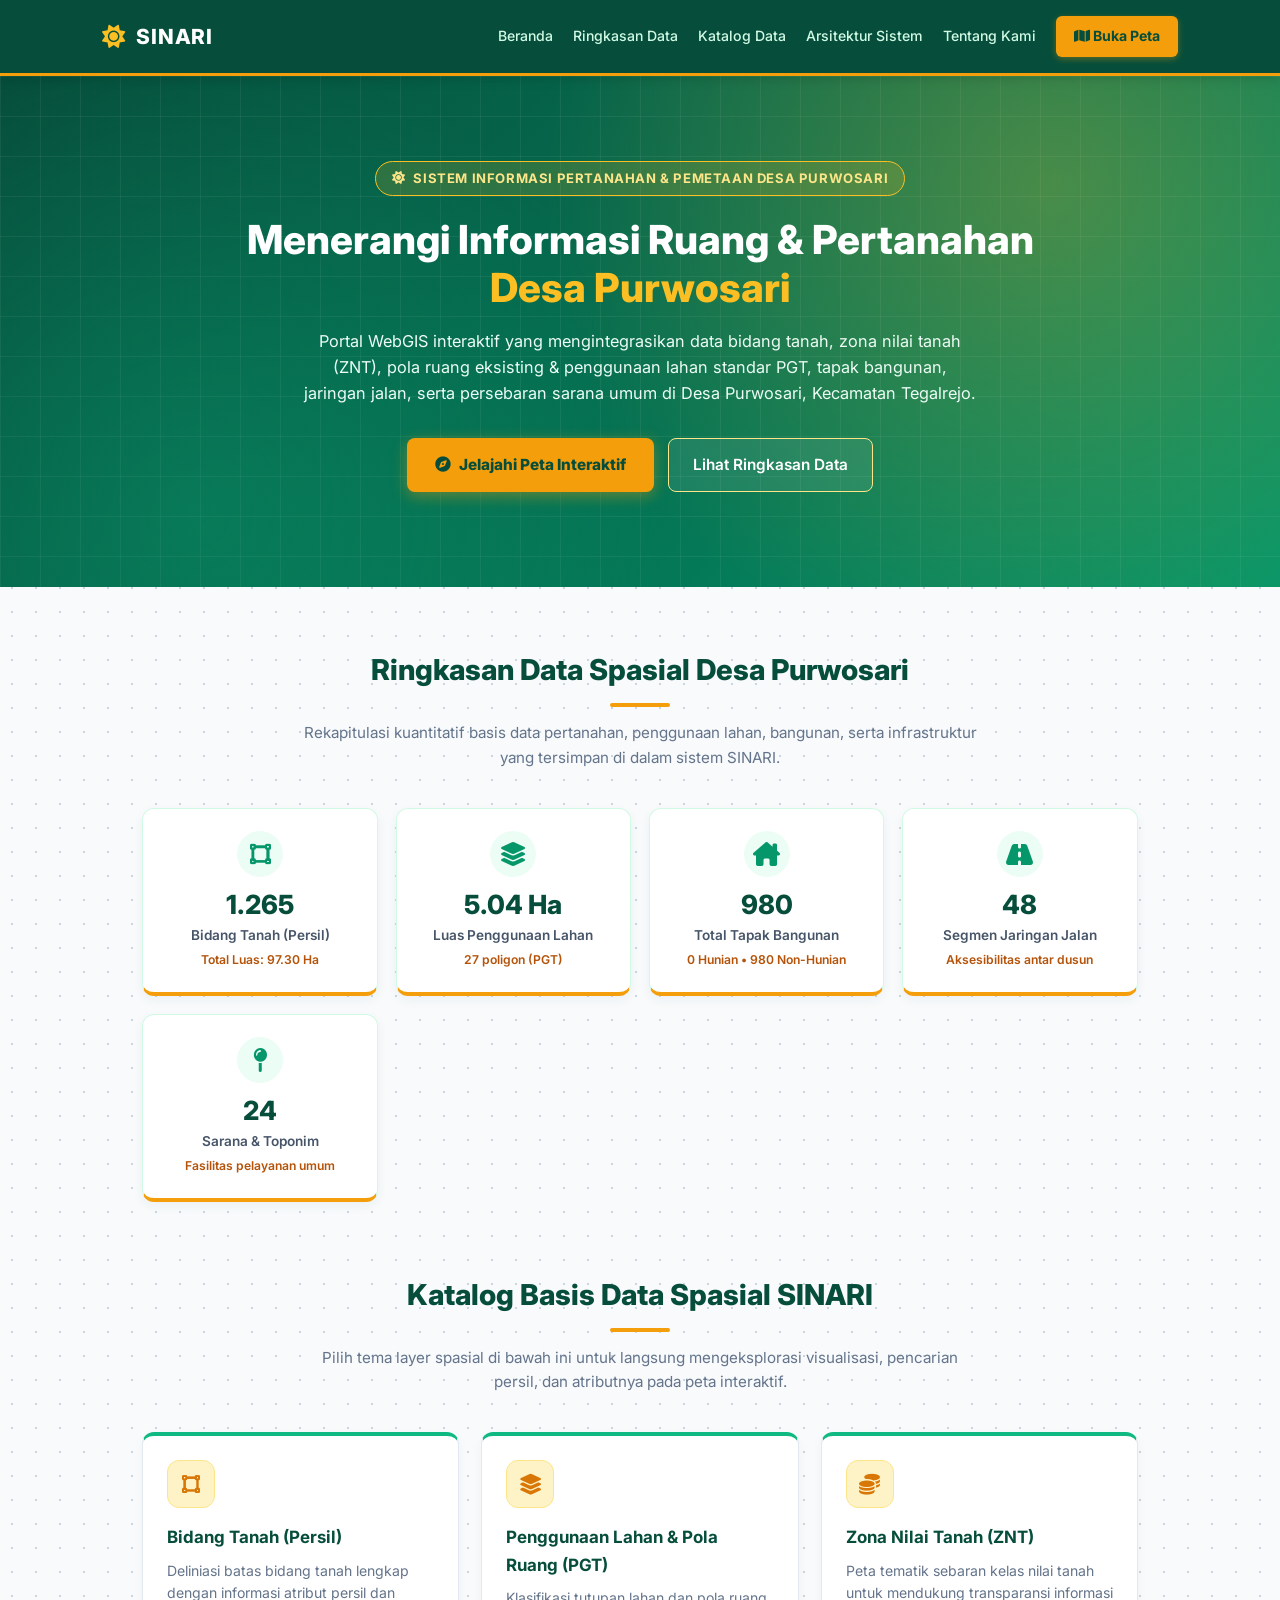
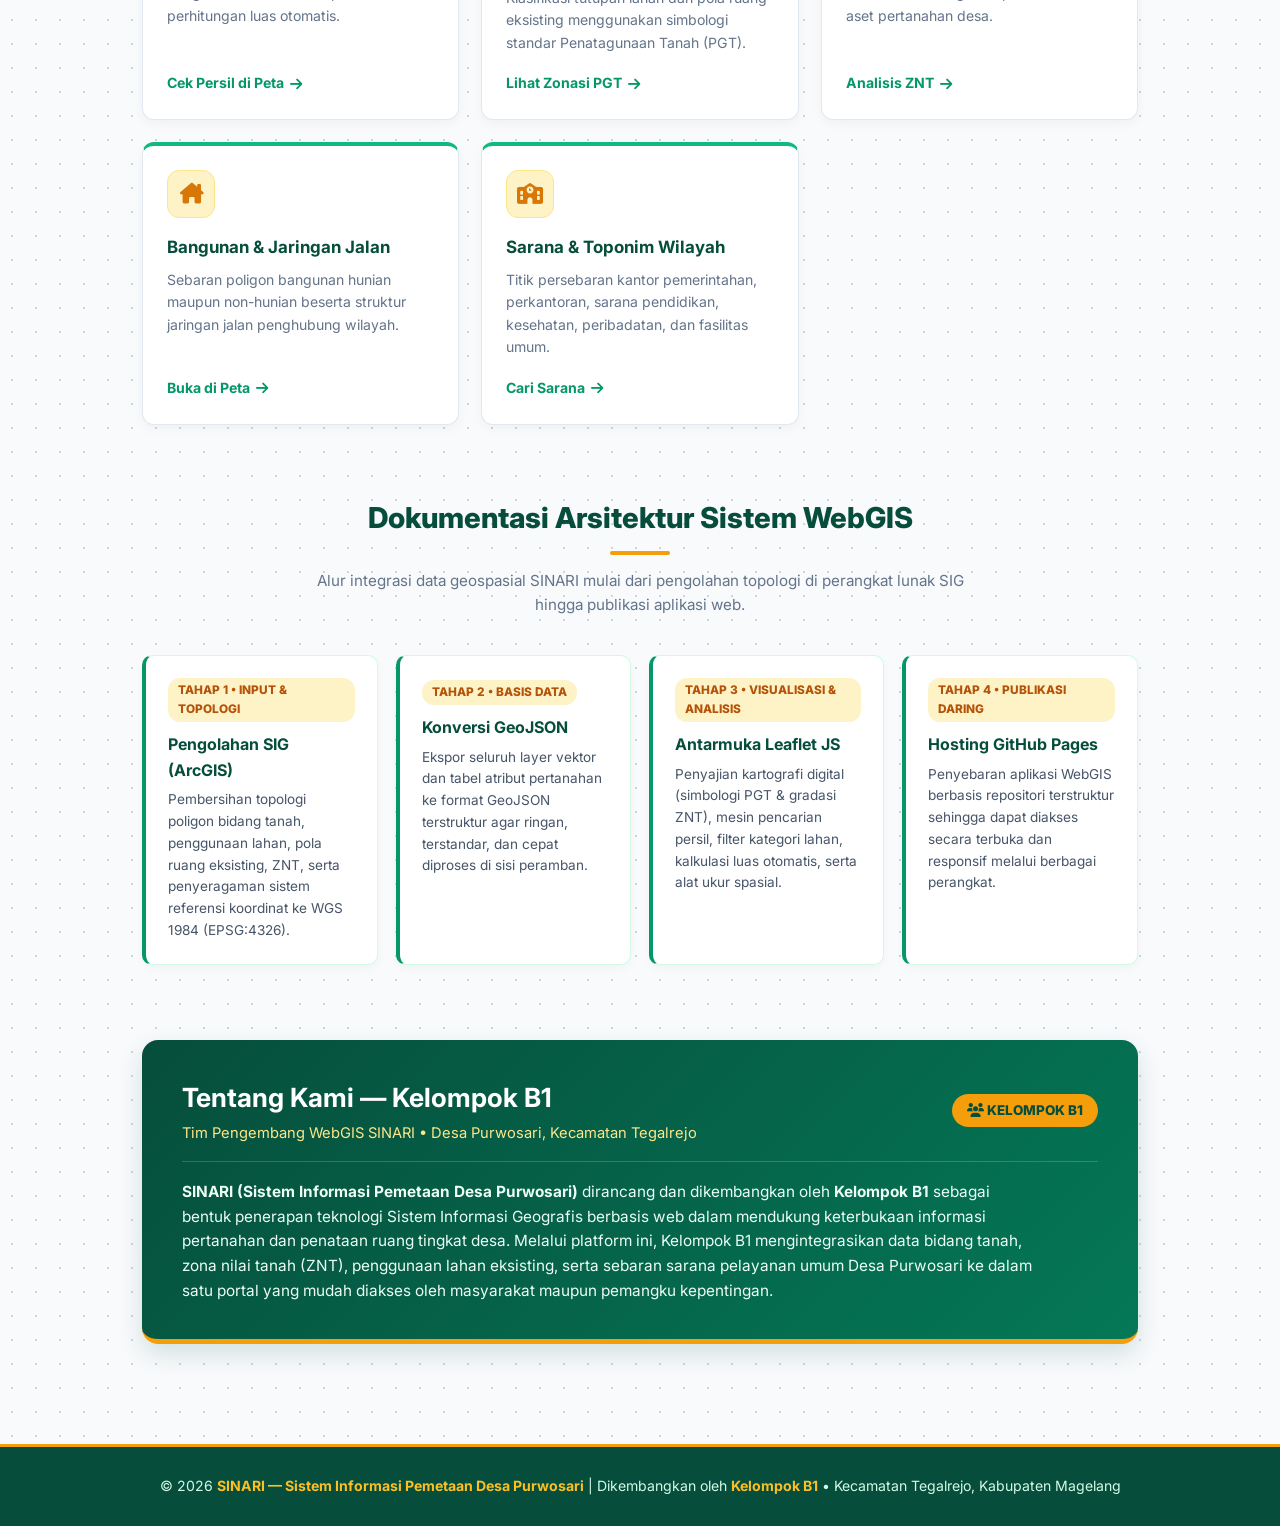
<file: index.html>
<!DOCTYPE html>
<html lang="id">
<head>
    <meta charset="UTF-8">
    <meta name="viewport" content="width=device-width, initial-scale=1.0">
    <title>SINARI — Sistem Informasi Pemetaan Desa Purwosari</title>
    <link rel="stylesheet" href="https://cdnjs.cloudflare.com/ajax/libs/font-awesome/6.5.1/css/all.min.css" />
    <link href="https://fonts.googleapis.com/css2?family=Inter:wght@400;500;600;700;800&display=swap" rel="stylesheet">
    <style>
        * { margin: 0; padding: 0; box-sizing: border-box; font-family: 'Inter', sans-serif; }
        html { scroll-behavior: smooth; }
        
        body {
            background-color: #f8fafc;
            background-image: radial-gradient(#cbd5e1 1.1px, transparent 1.1px);
            background-size: 24px 24px;
            color: #1e293b;
            line-height: 1.6;
        }

        /* Navbar */
        .navbar {
            background: #064e3b;
            color: #ffffff;
            padding: 16px 8%;
            display: flex;
            justify-content: space-between;
            align-items: center;
            position: sticky;
            top: 0;
            z-index: 100;
            border-bottom: 3px solid #f59e0b;
            box-shadow: 0 2px 12px rgba(0,0,0,0.15);
        }
        .brand { display: flex; align-items: center; gap: 10px; font-weight: 800; font-size: 1.3rem; letter-spacing: 0.8px; }
        .brand i { color: #fbbf24; font-size: 1.45rem; }
        .nav-links { display: flex; gap: 20px; align-items: center; flex-wrap: wrap; }
        .nav-links a { color: #d1fae5; text-decoration: none; font-size: 0.88rem; font-weight: 500; transition: 0.2s; }
        .nav-links a:hover { color: #fde68a; }
        .btn-nav-peta {
            background: #f59e0b;
            color: #064e3b !important;
            padding: 9px 18px;
            border-radius: 6px;
            font-weight: 700 !important;
            box-shadow: 0 2px 6px rgba(245, 158, 11, 0.35);
            transition: 0.2s;
        }
        .btn-nav-peta:hover { background: #fbbf24; transform: translateY(-1px); }

        /* Hero Section */
        .hero {
            background-color: #064e3b;
            background-image: 
                radial-gradient(circle at 82% 22%, rgba(251, 191, 36, 0.28) 0%, transparent 45%),
                radial-gradient(circle at 15% 85%, rgba(16, 185, 129, 0.25) 0%, transparent 40%),
                linear-gradient(rgba(255, 255, 255, 0.06) 1px, transparent 1px),
                linear-gradient(90deg, rgba(255, 255, 255, 0.06) 1px, transparent 1px),
                linear-gradient(135deg, #064e3b 0%, #047857 65%, #059669 100%);
            background-size: 100% 100%, 100% 100%, 40px 40px, 40px 40px, 100% 100%;
            color: #ffffff;
            padding: 85px 8% 95px;
            text-align: center;
        }
        .hero-badge {
            display: inline-flex;
            align-items: center;
            gap: 8px;
            background: rgba(251, 191, 36, 0.16);
            border: 1px solid #fbbf24;
            color: #fde68a;
            padding: 6px 16px;
            border-radius: 20px;
            font-size: 0.82rem;
            font-weight: 700;
            margin-bottom: 20px;
            letter-spacing: 0.6px;
        }
        .hero h1 { font-size: 2.5rem; font-weight: 800; max-width: 820px; margin: 0 auto 16px; line-height: 1.2; }
        .hero h1 span { color: #fbbf24; }
        .hero p { font-size: 1.02rem; color: #ecfdf5; max-width: 680px; margin: 0 auto 32px; }
        .hero-buttons { display: flex; gap: 14px; justify-content: center; flex-wrap: wrap; }
        .btn-primary {
            background: #f59e0b;
            color: #064e3b;
            padding: 14px 28px;
            border-radius: 8px;
            text-decoration: none;
            font-weight: 800;
            font-size: 0.96rem;
            display: inline-flex;
            align-items: center;
            gap: 9px;
            box-shadow: 0 4px 15px rgba(245, 158, 11, 0.4);
            transition: 0.2s;
        }
        .btn-primary:hover { transform: translateY(-2px); background: #fbbf24; }
        .btn-secondary {
            background: rgba(255,255,255,0.08);
            color: #ffffff;
            border: 1.5px solid #fde68a;
            padding: 14px 24px;
            border-radius: 8px;
            text-decoration: none;
            font-weight: 600;
            font-size: 0.96rem;
            transition: 0.2s;
        }
        .btn-secondary:hover { background: rgba(251, 191, 36, 0.15); }

        /* Section Umum */
        .section { padding: 60px 8%; max-width: 1200px; margin: 0 auto; }
        .section-header { text-align: center; margin-bottom: 38px; }
        .section-header h2 { font-size: 1.8rem; color: #064e3b; font-weight: 800; margin-bottom: 8px; }
        .section-header .accent-line {
            width: 60px;
            height: 4px;
            background: #f59e0b;
            margin: 10px auto 14px;
            border-radius: 2px;
        }
        .section-header p { color: #64748b; font-size: 0.95rem; max-width: 680px; margin: 0 auto; }

        /* Ringkasan Data Spasial (Statistik Otomatis) */
        .stats-grid {
            display: grid;
            grid-template-columns: repeat(auto-fit, minmax(200px, 1fr));
            gap: 18px;
        }
        .stat-card {
            background: #ffffff;
            border: 1px solid #d1fae5;
            border-bottom: 4px solid #f59e0b;
            border-radius: 12px;
            padding: 22px 18px;
            text-align: center;
            box-shadow: 0 4px 12px rgba(6, 78, 59, 0.05);
        }
        .stat-card i {
            font-size: 1.5rem;
            color: #059669;
            background: #ecfdf5;
            width: 46px;
            height: 46px;
            line-height: 46px;
            border-radius: 50%;
            margin-bottom: 12px;
        }
        .stat-value {
            font-size: 1.65rem;
            font-weight: 800;
            color: #064e3b;
            line-height: 1.2;
        }
        .stat-label {
            font-size: 0.85rem;
            font-weight: 600;
            color: #475569;
            margin-top: 4px;
        }
        .stat-sub {
            font-size: 0.76rem;
            color: #b45309;
            font-weight: 600;
            margin-top: 4px;
        }

        /* Card Grid Katalog */
        .card-grid {
            display: grid;
            grid-template-columns: repeat(auto-fit, minmax(245px, 1fr));
            gap: 22px;
        }
        .card {
            background: #ffffff;
            border: 1px solid #e2e8f0;
            border-top: 4px solid #10b981;
            border-radius: 12px;
            padding: 24px;
            transition: 0.25s;
            display: flex;
            flex-direction: column;
            justify-content: space-between;
            box-shadow: 0 4px 12px rgba(0,0,0,0.04);
        }
        .card:hover {
            transform: translateY(-4px);
            border-top-color: #f59e0b;
            box-shadow: 0 12px 24px rgba(6, 78, 59, 0.1);
        }
        .card-icon {
            width: 48px;
            height: 48px;
            background: #fef3c7;
            color: #d97706;
            border: 1px solid #fde68a;
            border-radius: 12px;
            display: flex;
            align-items: center;
            justify-content: center;
            font-size: 1.3rem;
            margin-bottom: 16px;
        }
        .card h3 { font-size: 1.06rem; color: #064e3b; font-weight: 700; margin-bottom: 8px; }
        .card p { font-size: 0.88rem; color: #64748b; margin-bottom: 18px; }
        .card-link {
            color: #059669;
            text-decoration: none;
            font-weight: 700;
            font-size: 0.88rem;
            display: inline-flex;
            align-items: center;
            gap: 6px;
        }
        .card-link:hover { color: #d97706; text-decoration: underline; }

        /* Dokumentasi Arsitektur Sistem */
        .arch-grid {
            display: grid;
            grid-template-columns: repeat(auto-fit, minmax(230px, 1fr));
            gap: 18px;
        }
        .arch-step {
            background: #ffffff;
            border: 1px solid #d1fae5;
            border-left: 4px solid #059669;
            border-radius: 10px;
            padding: 22px;
            box-shadow: 0 4px 10px rgba(0,0,0,0.03);
        }
        .arch-step span {
            display: inline-block;
            background: #fef3c7;
            color: #b45309;
            font-size: 0.74rem;
            font-weight: 800;
            padding: 3px 10px;
            border-radius: 12px;
            margin-bottom: 10px;
        }
        .arch-step h4 { color: #064e3b; font-size: 1rem; font-weight: 700; margin-bottom: 6px; }
        .arch-step p { color: #475569; font-size: 0.85rem; }

        /* Tentang Kami (Kelompok B1) */
        .team-box {
            background: linear-gradient(135deg, #064e3b 0%, #047857 100%);
            color: #ffffff;
            border-radius: 16px;
            padding: 36px 40px;
            border-bottom: 5px solid #f59e0b;
            box-shadow: 0 10px 25px rgba(6, 78, 59, 0.15);
        }
        .team-header {
            display: flex;
            flex-wrap: wrap;
            justify-content: space-between;
            align-items: center;
            gap: 14px;
            margin-bottom: 18px;
            padding-bottom: 16px;
            border-bottom: 1px solid rgba(255,255,255,0.18);
        }
        .team-badge {
            background: #f59e0b;
            color: #064e3b;
            font-weight: 800;
            padding: 6px 15px;
            border-radius: 20px;
            font-size: 0.84rem;
        }
        .team-header h2 { font-size: 1.65rem; color: #ffffff; }
        .team-desc { color: #ecfdf5; font-size: 0.96rem; max-width: 850px; }

        /* Footer */
        footer {
            background: #064e3b;
            color: #d1fae5;
            text-align: center;
            padding: 28px 8%;
            font-size: 0.88rem;
            margin-top: 40px;
            border-top: 3px solid #f59e0b;
        }
        footer strong { color: #fbbf24; }
    </style>
</head>
<body>

    <!-- Navbar -->
    <nav class="navbar">
        <div class="brand">
            <i class="fa-solid fa-sun"></i>
            <span>SINARI</span>
        </div>
        <div class="nav-links">
            <a href="#beranda">Beranda</a>
            <a href="#ringkasan-data">Ringkasan Data</a>
            <a href="#katalog">Katalog Data</a>
            <a href="#arsitektur">Arsitektur Sistem</a>
            <a href="#tentang-kami">Tentang Kami</a>
            <a href="peta.html" class="btn-nav-peta"><i class="fa-solid fa-map"></i> Buka Peta</a>
        </div>
    </nav>

    <!-- Hero Banner -->
    <section id="beranda" class="hero">
        <span class="hero-badge"><i class="fa-solid fa-sun"></i> SISTEM INFORMASI PERTANAHAN & PEMETAAN DESA PURWOSARI</span>
        <h1>Menerangi Informasi Ruang & Pertanahan <span>Desa Purwosari</span></h1>
        <p>Portal WebGIS interaktif yang mengintegrasikan data bidang tanah, zona nilai tanah (ZNT), pola ruang eksisting & penggunaan lahan standar PGT, tapak bangunan, jaringan jalan, serta persebaran sarana umum di Desa Purwosari, Kecamatan Tegalrejo.</p>
        <div class="hero-buttons">
            <a href="peta.html" class="btn-primary">
                <i class="fa-solid fa-compass"></i> Jelajahi Peta Interaktif
            </a>
            <a href="#ringkasan-data" class="btn-secondary">Lihat Ringkasan Data</a>
        </div>
    </section>

    <!-- Ringkasan Data Spasial (Otomatis dari File JSON) -->
    <section id="ringkasan-data" class="section">
        <div class="section-header">
            <h2>Ringkasan Data Spasial Desa Purwosari</h2>
            <div class="accent-line"></div>
            <p>Rekapitulasi kuantitatif basis data pertanahan, penggunaan lahan, bangunan, serta infrastruktur yang tersimpan di dalam sistem SINARI.</p>
        </div>

        <div class="stats-grid">
            <div class="stat-card">
                <i class="fa-solid fa-vector-square"></i>
                <div class="stat-value" id="statBidangCount">-</div>
                <div class="stat-label">Bidang Tanah (Persil)</div>
                <div class="stat-sub" id="statBidangLuas">Menghitung luas...</div>
            </div>

            <div class="stat-card">
                <i class="fa-solid fa-layer-group"></i>
                <div class="stat-value" id="statPLLuas">-</div>
                <div class="stat-label">Luas Penggunaan Lahan</div>
                <div class="stat-sub" id="statPLPoligon">Klasifikasi standar PGT</div>
            </div>

            <div class="stat-card">
                <i class="fa-solid fa-house-chimney"></i>
                <div class="stat-value" id="statBangunanTotal">-</div>
                <div class="stat-label">Total Tapak Bangunan</div>
                <div class="stat-sub" id="statBangunanRinci">Hunian & Non-Hunian</div>
            </div>

            <div class="stat-card">
                <i class="fa-solid fa-road"></i>
                <div class="stat-value" id="statJalanCount">-</div>
                <div class="stat-label">Segmen Jaringan Jalan</div>
                <div class="stat-sub">Aksesibilitas antar dusun</div>
            </div>

            <div class="stat-card">
                <i class="fa-solid fa-map-pin"></i>
                <div class="stat-value" id="statSaranaCount">-</div>
                <div class="stat-label">Sarana & Toponim</div>
                <div class="stat-sub">Fasilitas pelayanan umum</div>
            </div>
        </div>
    </section>

    <!-- Katalog Layer / Peta -->
    <section id="katalog" class="section" style="padding-top: 10px;">
        <div class="section-header">
            <h2>Katalog Basis Data Spasial SINARI</h2>
            <div class="accent-line"></div>
            <p>Pilih tema layer spasial di bawah ini untuk langsung mengeksplorasi visualisasi, pencarian persil, dan atributnya pada peta interaktif.</p>
        </div>

        <div class="card-grid">
            <div class="card">
                <div>
                    <div class="card-icon"><i class="fa-solid fa-vector-square"></i></div>
                    <h3>Bidang Tanah (Persil)</h3>
                    <p>Deliniasi batas bidang tanah lengkap dengan informasi atribut persil dan perhitungan luas otomatis.</p>
                </div>
                <a href="peta.html" class="card-link">Cek Persil di Peta <i class="fa-solid fa-arrow-right"></i></a>
            </div>

            <div class="card">
                <div>
                    <div class="card-icon"><i class="fa-solid fa-layer-group"></i></div>
                    <h3>Penggunaan Lahan & Pola Ruang (PGT)</h3>
                    <p>Klasifikasi tutupan lahan dan pola ruang eksisting menggunakan simbologi standar Penatagunaan Tanah (PGT).</p>
                </div>
                <a href="peta.html" class="card-link">Lihat Zonasi PGT <i class="fa-solid fa-arrow-right"></i></a>
            </div>

            <div class="card">
                <div>
                    <div class="card-icon"><i class="fa-solid fa-coins"></i></div>
                    <h3>Zona Nilai Tanah (ZNT)</h3>
                    <p>Peta tematik sebaran kelas nilai tanah untuk mendukung transparansi informasi aset pertanahan desa.</p>
                </div>
                <a href="peta.html" class="card-link">Analisis ZNT <i class="fa-solid fa-arrow-right"></i></a>
            </div>

            <div class="card">
                <div>
                    <div class="card-icon"><i class="fa-solid fa-house-chimney"></i></div>
                    <h3>Bangunan & Jaringan Jalan</h3>
                    <p>Sebaran poligon bangunan hunian maupun non-hunian beserta struktur jaringan jalan penghubung wilayah.</p>
                </div>
                <a href="peta.html" class="card-link">Buka di Peta <i class="fa-solid fa-arrow-right"></i></a>
            </div>

            <div class="card">
                <div>
                    <div class="card-icon"><i class="fa-solid fa-school"></i></div>
                    <h3>Sarana & Toponim Wilayah</h3>
                    <p>Titik persebaran kantor pemerintahan, perkantoran, sarana pendidikan, kesehatan, peribadatan, dan fasilitas umum.</p>
                </div>
                <a href="peta.html" class="card-link">Cari Sarana <i class="fa-solid fa-arrow-right"></i></a>
            </div>
        </div>
    </section>

    <!-- Dokumentasi Arsitektur Sistem WebGIS -->
    <section id="arsitektur" class="section" style="padding-top: 10px;">
        <div class="section-header">
            <h2>Dokumentasi Arsitektur Sistem WebGIS</h2>
            <div class="accent-line"></div>
            <p>Alur integrasi data geospasial SINARI mulai dari pengolahan topologi di perangkat lunak SIG hingga publikasi aplikasi web.</p>
        </div>

        <div class="arch-grid">
            <div class="arch-step">
                <span>TAHAP 1 • INPUT & TOPOLOGI</span>
                <h4>Pengolahan SIG (ArcGIS)</h4>
                <p>Pembersihan topologi poligon bidang tanah, penggunaan lahan, pola ruang eksisting, ZNT, serta penyeragaman sistem referensi koordinat ke WGS 1984 (EPSG:4326).</p>
            </div>
            <div class="arch-step">
                <span>TAHAP 2 • BASIS DATA</span>
                <h4>Konversi GeoJSON</h4>
                <p>Ekspor seluruh layer vektor dan tabel atribut pertanahan ke format GeoJSON terstruktur agar ringan, terstandar, dan cepat diproses di sisi peramban.</p>
            </div>
            <div class="arch-step">
                <span>TAHAP 3 • VISUALISASI & ANALISIS</span>
                <h4>Antarmuka Leaflet JS</h4>
                <p>Penyajian kartografi digital (simbologi PGT & gradasi ZNT), mesin pencarian persil, filter kategori lahan, kalkulasi luas otomatis, serta alat ukur spasial.</p>
            </div>
            <div class="arch-step">
                <span>TAHAP 4 • PUBLIKASI DARING</span>
                <h4>Hosting GitHub Pages</h4>
                <p>Penyebaran aplikasi WebGIS berbasis repositori terstruktur sehingga dapat diakses secara terbuka dan responsif melalui berbagai perangkat.</p>
            </div>
        </div>
    </section>

    <!-- Tentang Kami (Kelompok B1) -->
    <section id="tentang-kami" class="section" style="padding-top: 15px;">
        <div class="team-box">
            <div class="team-header">
                <div>
                    <h2>Tentang Kami — Kelompok B1</h2>
                    <p style="color: #fde68a; font-size: 0.92rem; margin-top: 4px;">Tim Pengembang WebGIS SINARI • Desa Purwosari, Kecamatan Tegalrejo</p>
                </div>
                <span class="team-badge"><i class="fa-solid fa-users"></i> KELOMPOK B1</span>
            </div>
            <p class="team-desc">
                <strong>SINARI (Sistem Informasi Pemetaan Desa Purwosari)</strong> dirancang dan dikembangkan oleh <strong>Kelompok B1</strong> sebagai bentuk penerapan teknologi Sistem Informasi Geografis berbasis web dalam mendukung keterbukaan informasi pertanahan dan penataan ruang tingkat desa. Melalui platform ini, Kelompok B1 mengintegrasikan data bidang tanah, zona nilai tanah (ZNT), penggunaan lahan eksisting, serta sebaran sarana pelayanan umum Desa Purwosari ke dalam satu portal yang mudah diakses oleh masyarakat maupun pemangku kepentingan.
            </p>
        </div>
    </section>

    <!-- Footer -->
    <footer>
        <p>&copy; 2026 <strong>SINARI — Sistem Informasi Pemetaan Desa Purwosari</strong> | Dikembangkan oleh <strong>Kelompok B1</strong> • Kecamatan Tegalrejo, Kabupaten Magelang</p>
    </footer>

    <!-- Script Penghitung Ringkasan Data Spasial Otomatis untuk Beranda -->
    <script>
        function getFeatures(raw) {
            return raw.features || [];
        }

        function calcRingAreaM2(ring) {
            if (!ring || ring.length < 3) return 0;
            const R = 6378137;
            let area = 0;
            for (let i = 0; i < ring.length; i++) {
                const p1 = ring[i];
                const p2 = ring[(i + 1) % ring.length];
                const lon1 = Array.isArray(p1) ? p1[0] : p1.x;
                const lat1 = Array.isArray(p1) ? p1[1] : p1.y;
                const lon2 = Array.isArray(p2) ? p2[0] : p2.x;
                const lat2 = Array.isArray(p2) ? p2[1] : p2.y;
                const rLat1 = lat1 * Math.PI / 180;
                const rLat2 = lat2 * Math.PI / 180;
                const dLon = (lon2 - lon1) * Math.PI / 180;
                area += dLon * (2 + Math.sin(rLat1) + Math.sin(rLat2));
            }
            return Math.abs(area * R * R / 2);
        }

        function getFeatureArea(f) {
            const p = f.properties || f.attributes || {};
            const val = p.LUAS || p.Luas || p.luas || p.Shape_Area || p.SHAPE_Area;
            if (val && !isNaN(parseFloat(val)) && parseFloat(val) > 1) return parseFloat(val);
            if (f.geometry) {
                if (f.geometry.rings && f.geometry.rings[0]) return calcRingAreaM2(f.geometry.rings[0]);
                if (f.geometry.coordinates) {
                    const ring = f.geometry.type === 'MultiPolygon' ? f.geometry.coordinates[0][0] : f.geometry.coordinates[0];
                    return calcRingAreaM2(ring);
                }
            }
            return 0;
        }

        // 1. Bidang Tanah
        fetch('data/bidang_tanah_json.json').then(r => r.json()).then(raw => {
            const feats = getFeatures(raw);
            let totalM2 = 0;
            feats.forEach(f => totalM2 += getFeatureArea(f));
            document.getElementById('statBidangCount').textContent = feats.length.toLocaleString('id-ID');
            document.getElementById('statBidangLuas').textContent = `Total Luas: ${(totalM2 / 10000).toFixed(2)} Ha`;
        }).catch(() => {});

        // 2. Penggunaan Lahan
        fetch('data/pl_json_new.json').then(r => r.json()).then(raw => {
            const feats = getFeatures(raw);
            let totalM2 = 0;
            feats.forEach(f => totalM2 += getFeatureArea(f));
            document.getElementById('statPLLuas').textContent = `${(totalM2 / 10000).toFixed(2)} Ha`;
            document.getElementById('statPLPoligon').textContent = `${feats.length.toLocaleString('id-ID')} poligon (PGT)`;
        }).catch(() => {});

        // 3. Bangunan
        fetch('data/bangunan_purwosari_json_new.json').then(r => r.json()).then(raw => {
            const feats = getFeatures(raw);
            let hunian = 0, nonHunian = 0;
            feats.forEach(f => {
                const p = f.properties || f.attributes || {};
                const j = (p.jenis_bang || p.JENIS_BANG || '').toLowerCase();
                if (j.includes('hunian') && !j.includes('non')) hunian++;
                else nonHunian++;
            });
            document.getElementById('statBangunanTotal').textContent = feats.length.toLocaleString('id-ID');
            document.getElementById('statBangunanRinci').textContent = `${hunian} Hunian • ${nonHunian} Non-Hunian`;
        }).catch(() => {});

        // 4. Jaringan Jalan
        fetch('data/jalan_ln_json_new.json').then(r => r.json()).then(raw => {
            const feats = getFeatures(raw);
            document.getElementById('statJalanCount').textContent = feats.length.toLocaleString('id-ID');
        }).catch(() => {});

        // 5. Sarana & Toponim
        fetch('data/toponim_json_new.json').then(r => r.json()).then(raw => {
            const feats = getFeatures(raw);
            document.getElementById('statSaranaCount').textContent = feats.length.toLocaleString('id-ID');
        }).catch(() => {});
    </script>

</body>
</html>
</file>
